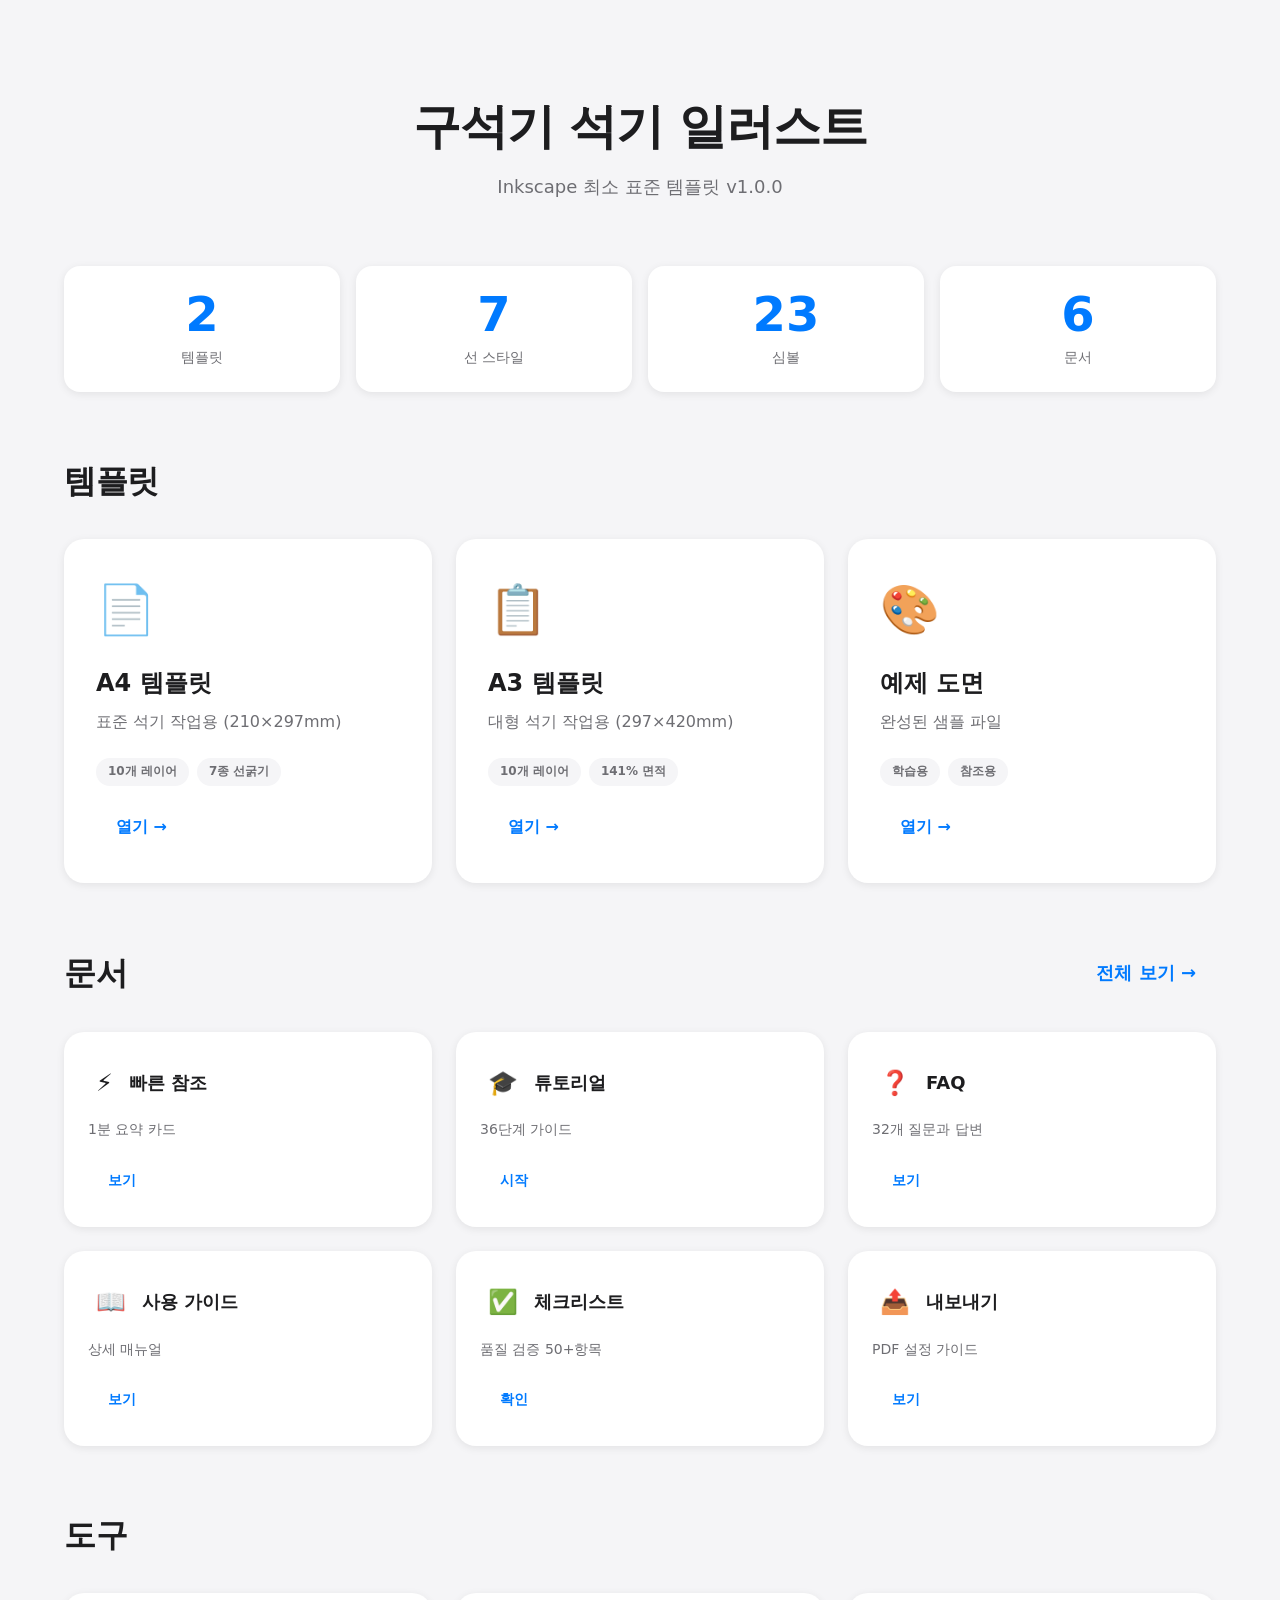
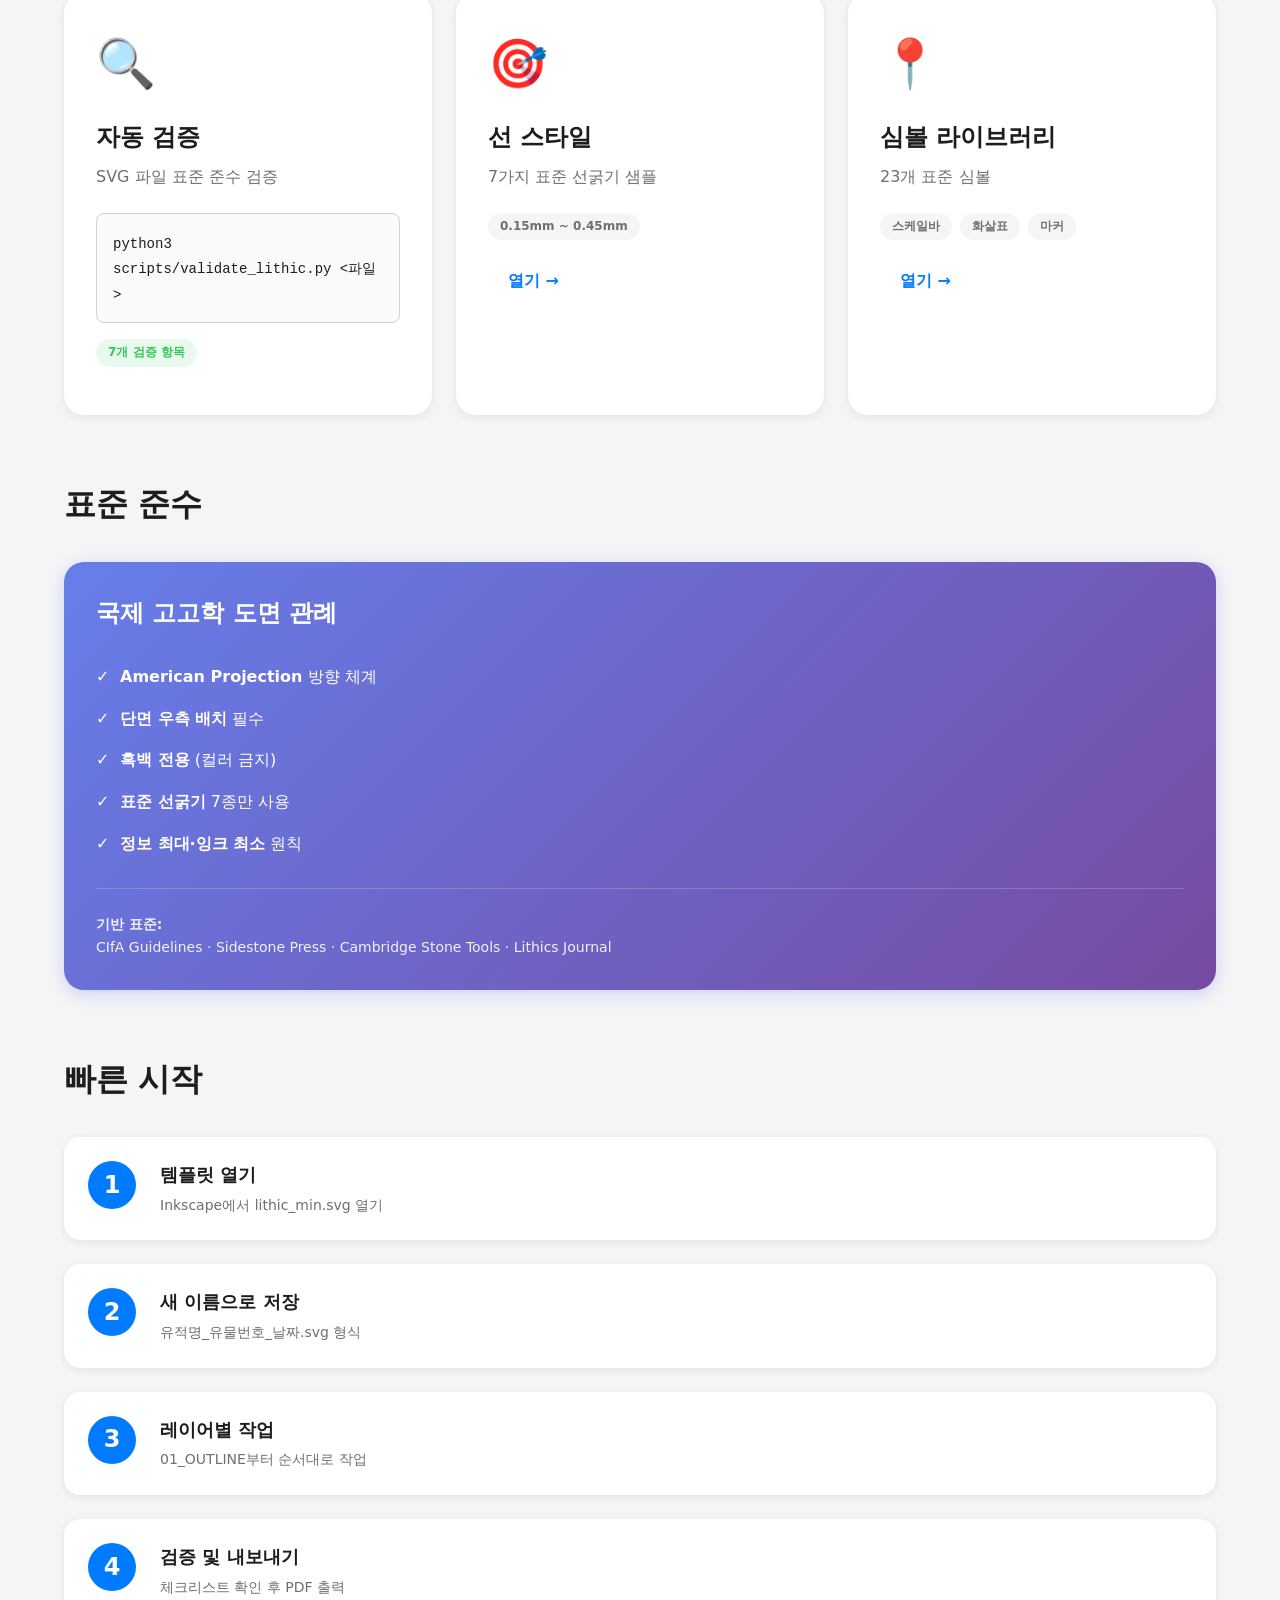
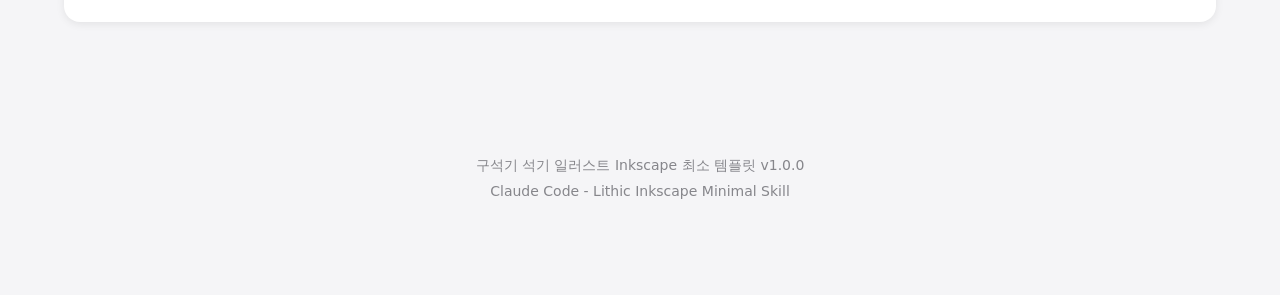
<file: index.html>
<!DOCTYPE html>
<html lang="ko">
<head>
    <meta charset="UTF-8">
    <meta name="viewport" content="width=device-width, initial-scale=1.0">
    <title>구석기 석기 일러스트 템플릿</title>
    <link rel="stylesheet" href="assets/css/style.css">
</head>
<body>
    <div class="container">
        <!-- Header -->
        <header class="header">
            <div class="header-content">
                <h1 class="title">구석기 석기 일러스트</h1>
                <p class="subtitle">Inkscape 최소 표준 템플릿 v1.0.0</p>
            </div>
        </header>

        <!-- Quick Stats -->
        <section class="stats">
            <div class="stat-card">
                <div class="stat-number">2</div>
                <div class="stat-label">템플릿</div>
            </div>
            <div class="stat-card">
                <div class="stat-number">7</div>
                <div class="stat-label">선 스타일</div>
            </div>
            <div class="stat-card">
                <div class="stat-number">23</div>
                <div class="stat-label">심볼</div>
            </div>
            <div class="stat-card">
                <div class="stat-number">6</div>
                <div class="stat-label">문서</div>
            </div>
        </section>

        <!-- Templates Section -->
        <section class="section">
            <h2 class="section-title">템플릿</h2>
            <div class="cards">
                <div class="card">
                    <div class="card-icon">📄</div>
                    <h3 class="card-title">A4 템플릿</h3>
                    <p class="card-description">표준 석기 작업용 (210×297mm)</p>
                    <div class="card-meta">
                        <span class="badge">10개 레이어</span>
                        <span class="badge">7종 선굵기</span>
                    </div>
                    <a href="templates/lithic_min.svg" class="card-link">열기 →</a>
                </div>

                <div class="card">
                    <div class="card-icon">📋</div>
                    <h3 class="card-title">A3 템플릿</h3>
                    <p class="card-description">대형 석기 작업용 (297×420mm)</p>
                    <div class="card-meta">
                        <span class="badge">10개 레이어</span>
                        <span class="badge">141% 면적</span>
                    </div>
                    <a href="templates/lithic_min_a3.svg" class="card-link">열기 →</a>
                </div>

                <div class="card">
                    <div class="card-icon">🎨</div>
                    <h3 class="card-title">예제 도면</h3>
                    <p class="card-description">완성된 샘플 파일</p>
                    <div class="card-meta">
                        <span class="badge">학습용</span>
                        <span class="badge">참조용</span>
                    </div>
                    <a href="templates/example_lithic.svg" class="card-link">열기 →</a>
                </div>
            </div>
        </section>

        <!-- Documentation Section -->
        <section class="section">
            <div style="display: flex; justify-content: space-between; align-items: center; margin-bottom: var(--spacing-lg);">
                <h2 class="section-title" style="margin-bottom: 0;">문서</h2>
                <a href="docs-viewer.html" class="card-link" style="font-size: var(--font-size-lg);">전체 보기 →</a>
            </div>
            <div class="cards">
                <div class="card card-compact">
                    <div class="card-header">
                        <span class="card-icon-small">⚡</span>
                        <h3 class="card-title-small">빠른 참조</h3>
                    </div>
                    <p class="card-description-small">1분 요약 카드</p>
                    <a href="docs/quick_reference.md" class="card-link-small">보기</a>
                </div>

                <div class="card card-compact">
                    <div class="card-header">
                        <span class="card-icon-small">🎓</span>
                        <h3 class="card-title-small">튜토리얼</h3>
                    </div>
                    <p class="card-description-small">36단계 가이드</p>
                    <a href="docs/tutorial.md" class="card-link-small">시작</a>
                </div>

                <div class="card card-compact">
                    <div class="card-header">
                        <span class="card-icon-small">❓</span>
                        <h3 class="card-title-small">FAQ</h3>
                    </div>
                    <p class="card-description-small">32개 질문과 답변</p>
                    <a href="docs/faq.md" class="card-link-small">보기</a>
                </div>

                <div class="card card-compact">
                    <div class="card-header">
                        <span class="card-icon-small">📖</span>
                        <h3 class="card-title-small">사용 가이드</h3>
                    </div>
                    <p class="card-description-small">상세 매뉴얼</p>
                    <a href="docs/usage.md" class="card-link-small">보기</a>
                </div>

                <div class="card card-compact">
                    <div class="card-header">
                        <span class="card-icon-small">✅</span>
                        <h3 class="card-title-small">체크리스트</h3>
                    </div>
                    <p class="card-description-small">품질 검증 50+항목</p>
                    <a href="docs/checklist.md" class="card-link-small">확인</a>
                </div>

                <div class="card card-compact">
                    <div class="card-header">
                        <span class="card-icon-small">📤</span>
                        <h3 class="card-title-small">내보내기</h3>
                    </div>
                    <p class="card-description-small">PDF 설정 가이드</p>
                    <a href="export/pdf_settings.json" class="card-link-small">보기</a>
                </div>
            </div>
        </section>

        <!-- Tools Section -->
        <section class="section">
            <h2 class="section-title">도구</h2>
            <div class="cards">
                <div class="card">
                    <div class="card-icon">🔍</div>
                    <h3 class="card-title">자동 검증</h3>
                    <p class="card-description">SVG 파일 표준 준수 검증</p>
                    <div class="code-block">
                        <code>python3 scripts/validate_lithic.py &lt;파일&gt;</code>
                    </div>
                    <div class="card-meta">
                        <span class="badge badge-success">7개 검증 항목</span>
                    </div>
                </div>

                <div class="card">
                    <div class="card-icon">🎯</div>
                    <h3 class="card-title">선 스타일</h3>
                    <p class="card-description">7가지 표준 선굵기 샘플</p>
                    <div class="card-meta">
                        <span class="badge">0.15mm ~ 0.45mm</span>
                    </div>
                    <a href="styles/line_styles.svg" class="card-link">열기 →</a>
                </div>

                <div class="card">
                    <div class="card-icon">📍</div>
                    <h3 class="card-title">심볼 라이브러리</h3>
                    <p class="card-description">23개 표준 심볼</p>
                    <div class="card-meta">
                        <span class="badge">스케일바</span>
                        <span class="badge">화살표</span>
                        <span class="badge">마커</span>
                    </div>
                    <a href="symbols/arrows_scalebar.svg" class="card-link">열기 →</a>
                </div>
            </div>
        </section>

        <!-- Standards Section -->
        <section class="section">
            <h2 class="section-title">표준 준수</h2>
            <div class="info-box">
                <h3 class="info-title">국제 고고학 도면 관례</h3>
                <ul class="info-list">
                    <li><strong>American Projection</strong> 방향 체계</li>
                    <li><strong>단면 우측 배치</strong> 필수</li>
                    <li><strong>흑백 전용</strong> (컬러 금지)</li>
                    <li><strong>표준 선굵기</strong> 7종만 사용</li>
                    <li><strong>정보 최대·잉크 최소</strong> 원칙</li>
                </ul>
                <div class="info-sources">
                    <p><strong>기반 표준:</strong></p>
                    <p>CIfA Guidelines · Sidestone Press · Cambridge Stone Tools · Lithics Journal</p>
                </div>
            </div>
        </section>

        <!-- Quick Start -->
        <section class="section">
            <h2 class="section-title">빠른 시작</h2>
            <div class="steps">
                <div class="step">
                    <div class="step-number">1</div>
                    <div class="step-content">
                        <h3 class="step-title">템플릿 열기</h3>
                        <p class="step-description">Inkscape에서 lithic_min.svg 열기</p>
                    </div>
                </div>

                <div class="step">
                    <div class="step-number">2</div>
                    <div class="step-content">
                        <h3 class="step-title">새 이름으로 저장</h3>
                        <p class="step-description">유적명_유물번호_날짜.svg 형식</p>
                    </div>
                </div>

                <div class="step">
                    <div class="step-number">3</div>
                    <div class="step-content">
                        <h3 class="step-title">레이어별 작업</h3>
                        <p class="step-description">01_OUTLINE부터 순서대로 작업</p>
                    </div>
                </div>

                <div class="step">
                    <div class="step-number">4</div>
                    <div class="step-content">
                        <h3 class="step-title">검증 및 내보내기</h3>
                        <p class="step-description">체크리스트 확인 후 PDF 출력</p>
                    </div>
                </div>
            </div>
        </section>

        <!-- Footer -->
        <footer class="footer">
            <p>구석기 석기 일러스트 Inkscape 최소 템플릿 v1.0.0</p>
            <p>Claude Code - Lithic Inkscape Minimal Skill</p>
        </footer>
    </div>
</body>
</html>
</file>
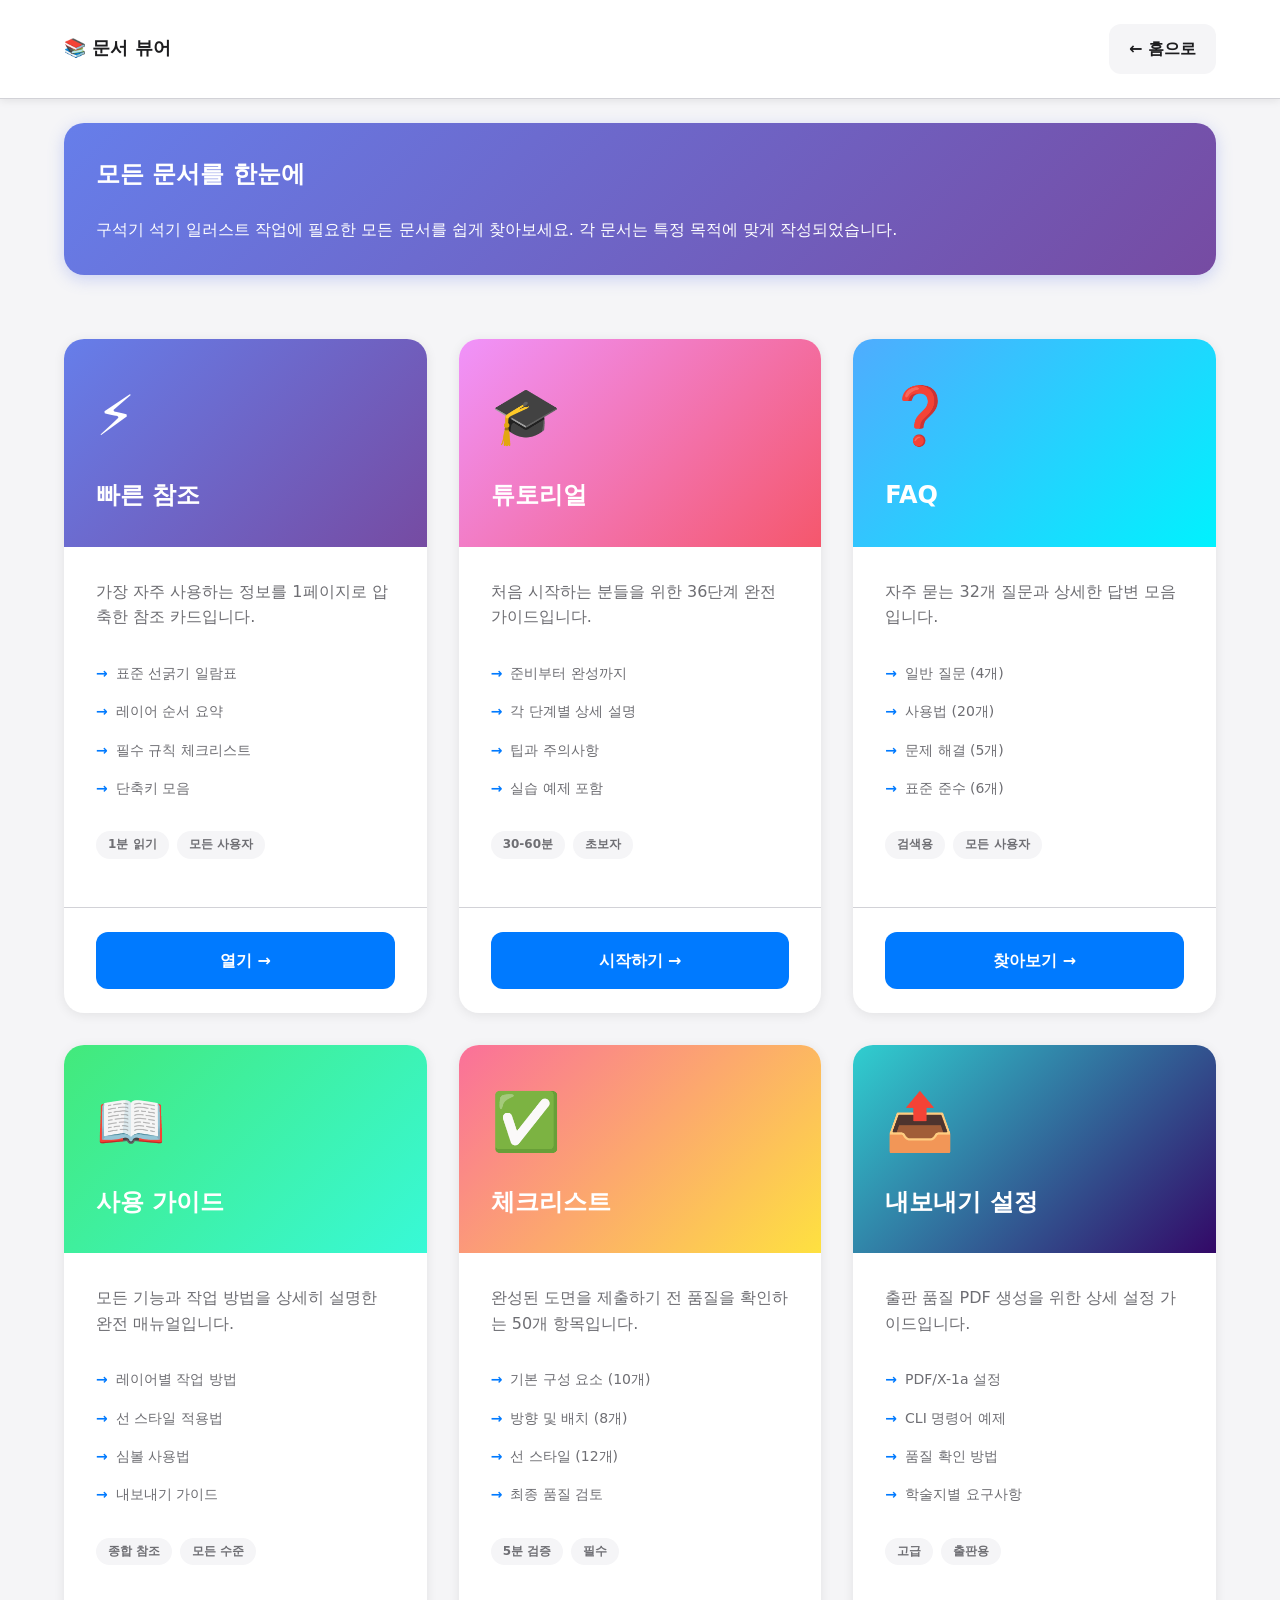
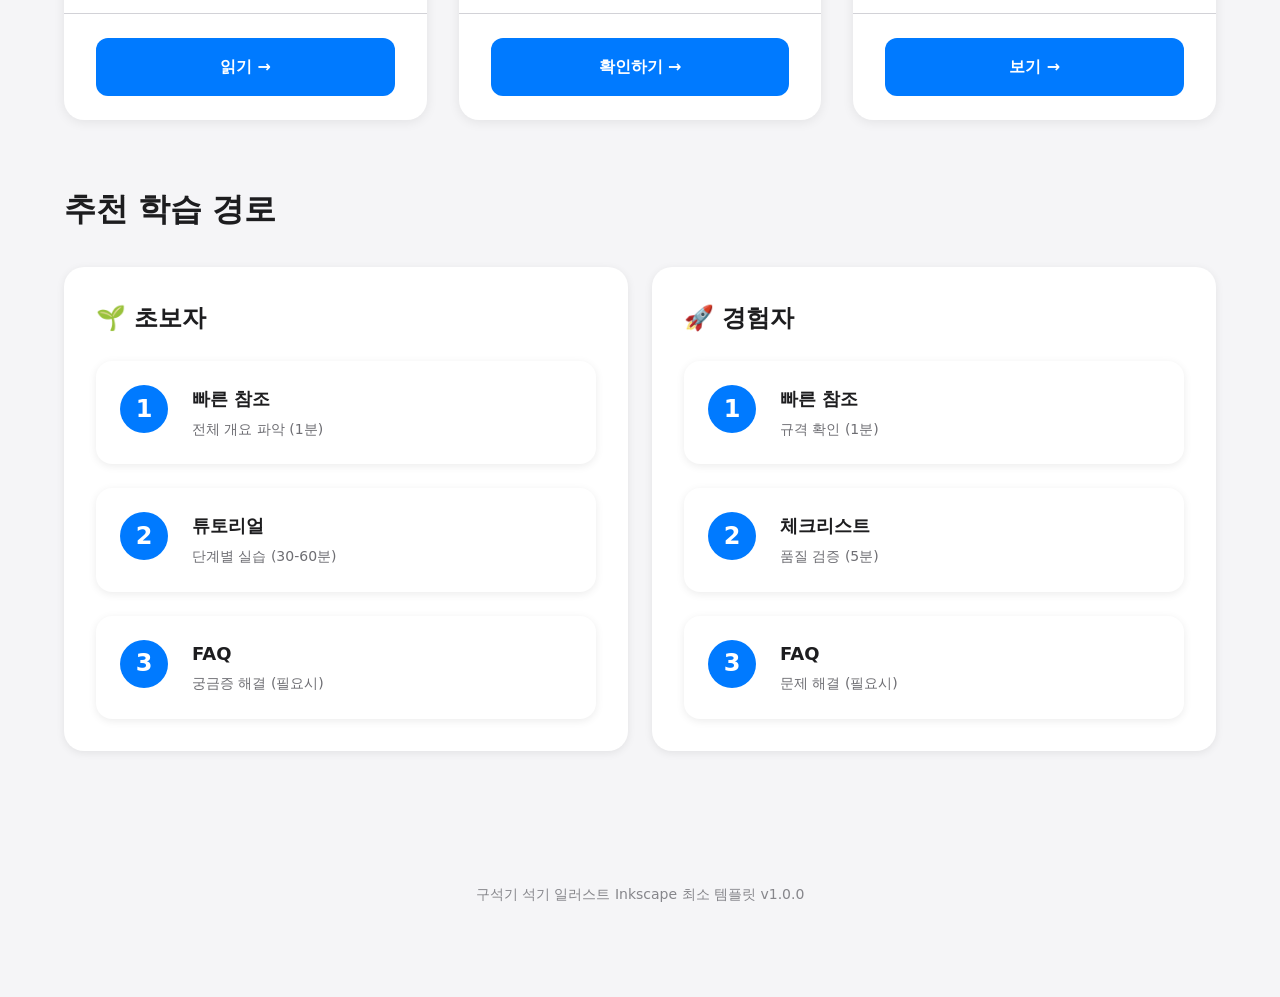
<file: docs-viewer.html>
<!DOCTYPE html>
<html lang="ko">
<head>
    <meta charset="UTF-8">
    <meta name="viewport" content="width=device-width, initial-scale=1.0">
    <title>문서 뷰어 - 석기 일러스트 템플릿</title>
    <link rel="stylesheet" href="assets/css/style.css">
    <style>
        /* Additional Styles for Document Viewer */
        .nav-bar {
            position: sticky;
            top: 0;
            background: var(--bg-primary);
            border-bottom: 1px solid var(--border);
            padding: var(--spacing-md) 0;
            z-index: 100;
            box-shadow: 0 2px 8px var(--shadow);
        }

        .nav-content {
            max-width: 1200px;
            margin: 0 auto;
            padding: 0 var(--spacing-md);
            display: flex;
            align-items: center;
            justify-content: space-between;
            gap: var(--spacing-md);
        }

        .nav-title {
            font-size: var(--font-size-lg);
            font-weight: 700;
            color: var(--text-primary);
            margin: 0;
        }

        .nav-back {
            display: inline-flex;
            align-items: center;
            gap: var(--spacing-xs);
            padding: 12px 20px;
            background: var(--bg-secondary);
            color: var(--text-primary);
            text-decoration: none;
            border-radius: var(--radius-md);
            font-weight: 600;
            transition: all 0.2s ease;
            min-height: 48px;
        }

        .nav-back:hover {
            background: var(--border);
        }

        .doc-grid {
            display: grid;
            grid-template-columns: repeat(auto-fit, minmax(320px, 1fr));
            gap: var(--spacing-lg);
            margin-top: var(--spacing-xl);
        }

        .doc-card {
            background: var(--bg-primary);
            border-radius: var(--radius-xl);
            overflow: hidden;
            box-shadow: 0 2px 12px var(--shadow);
            transition: all 0.2s ease;
            display: flex;
            flex-direction: column;
        }

        .doc-card:active {
            transform: scale(0.98);
        }

        .doc-header {
            padding: var(--spacing-lg);
            background: linear-gradient(135deg, #667eea 0%, #764ba2 100%);
            color: white;
        }

        .doc-header.alt-1 {
            background: linear-gradient(135deg, #f093fb 0%, #f5576c 100%);
        }

        .doc-header.alt-2 {
            background: linear-gradient(135deg, #4facfe 0%, #00f2fe 100%);
        }

        .doc-header.alt-3 {
            background: linear-gradient(135deg, #43e97b 0%, #38f9d7 100%);
        }

        .doc-header.alt-4 {
            background: linear-gradient(135deg, #fa709a 0%, #fee140 100%);
        }

        .doc-header.alt-5 {
            background: linear-gradient(135deg, #30cfd0 0%, #330867 100%);
        }

        .doc-icon {
            font-size: 56px;
            margin-bottom: var(--spacing-sm);
        }

        .doc-title {
            font-size: var(--font-size-xl);
            font-weight: 700;
            margin: 0;
        }

        .doc-body {
            padding: var(--spacing-lg);
            flex: 1;
        }

        .doc-description {
            color: var(--text-secondary);
            font-size: var(--font-size-base);
            line-height: 1.6;
            margin-bottom: var(--spacing-md);
        }

        .doc-meta-list {
            list-style: none;
            margin: var(--spacing-md) 0;
        }

        .doc-meta-list li {
            padding: var(--spacing-xs) 0;
            color: var(--text-secondary);
            font-size: var(--font-size-sm);
            display: flex;
            align-items: center;
            gap: var(--spacing-xs);
        }

        .doc-meta-list li::before {
            content: "→";
            color: var(--accent);
            font-weight: 700;
        }

        .doc-footer {
            padding: var(--spacing-md) var(--spacing-lg);
            border-top: 1px solid var(--border);
        }

        .doc-button {
            display: flex;
            align-items: center;
            justify-content: center;
            width: 100%;
            padding: 16px;
            background: var(--accent);
            color: white;
            text-decoration: none;
            border-radius: var(--radius-md);
            font-weight: 700;
            font-size: var(--font-size-base);
            transition: all 0.2s ease;
            min-height: 56px;
        }

        .doc-button:hover {
            background: var(--accent-hover);
        }

        .doc-button:active {
            transform: scale(0.96);
        }

        @media (max-width: 768px) {
            .doc-grid {
                grid-template-columns: 1fr;
            }

            .nav-content {
                flex-direction: column;
                align-items: flex-start;
            }
        }
    </style>
</head>
<body>
    <!-- Navigation Bar -->
    <nav class="nav-bar">
        <div class="nav-content">
            <h1 class="nav-title">📚 문서 뷰어</h1>
            <a href="index.html" class="nav-back">← 홈으로</a>
        </div>
    </nav>

    <!-- Main Container -->
    <div class="container">
        <!-- Intro Section -->
        <section class="section">
            <div class="info-box">
                <h2 class="info-title">모든 문서를 한눈에</h2>
                <p>구석기 석기 일러스트 작업에 필요한 모든 문서를 쉽게 찾아보세요. 각 문서는 특정 목적에 맞게 작성되었습니다.</p>
            </div>
        </section>

        <!-- Documents Grid -->
        <div class="doc-grid">
            <!-- Quick Reference -->
            <div class="doc-card">
                <div class="doc-header">
                    <div class="doc-icon">⚡</div>
                    <h2 class="doc-title">빠른 참조</h2>
                </div>
                <div class="doc-body">
                    <p class="doc-description">
                        가장 자주 사용하는 정보를 1페이지로 압축한 참조 카드입니다.
                    </p>
                    <ul class="doc-meta-list">
                        <li>표준 선굵기 일람표</li>
                        <li>레이어 순서 요약</li>
                        <li>필수 규칙 체크리스트</li>
                        <li>단축키 모음</li>
                    </ul>
                    <div class="card-meta">
                        <span class="badge">1분 읽기</span>
                        <span class="badge">모든 사용자</span>
                    </div>
                </div>
                <div class="doc-footer">
                    <a href="docs/quick_reference.md" class="doc-button">열기 →</a>
                </div>
            </div>

            <!-- Tutorial -->
            <div class="doc-card">
                <div class="doc-header alt-1">
                    <div class="doc-icon">🎓</div>
                    <h2 class="doc-title">튜토리얼</h2>
                </div>
                <div class="doc-body">
                    <p class="doc-description">
                        처음 시작하는 분들을 위한 36단계 완전 가이드입니다.
                    </p>
                    <ul class="doc-meta-list">
                        <li>준비부터 완성까지</li>
                        <li>각 단계별 상세 설명</li>
                        <li>팁과 주의사항</li>
                        <li>실습 예제 포함</li>
                    </ul>
                    <div class="card-meta">
                        <span class="badge">30-60분</span>
                        <span class="badge">초보자</span>
                    </div>
                </div>
                <div class="doc-footer">
                    <a href="docs/tutorial.md" class="doc-button">시작하기 →</a>
                </div>
            </div>

            <!-- FAQ -->
            <div class="doc-card">
                <div class="doc-header alt-2">
                    <div class="doc-icon">❓</div>
                    <h2 class="doc-title">FAQ</h2>
                </div>
                <div class="doc-body">
                    <p class="doc-description">
                        자주 묻는 32개 질문과 상세한 답변 모음입니다.
                    </p>
                    <ul class="doc-meta-list">
                        <li>일반 질문 (4개)</li>
                        <li>사용법 (20개)</li>
                        <li>문제 해결 (5개)</li>
                        <li>표준 준수 (6개)</li>
                    </ul>
                    <div class="card-meta">
                        <span class="badge">검색용</span>
                        <span class="badge">모든 사용자</span>
                    </div>
                </div>
                <div class="doc-footer">
                    <a href="docs/faq.md" class="doc-button">찾아보기 →</a>
                </div>
            </div>

            <!-- Usage Guide -->
            <div class="doc-card">
                <div class="doc-header alt-3">
                    <div class="doc-icon">📖</div>
                    <h2 class="doc-title">사용 가이드</h2>
                </div>
                <div class="doc-body">
                    <p class="doc-description">
                        모든 기능과 작업 방법을 상세히 설명한 완전 매뉴얼입니다.
                    </p>
                    <ul class="doc-meta-list">
                        <li>레이어별 작업 방법</li>
                        <li>선 스타일 적용법</li>
                        <li>심볼 사용법</li>
                        <li>내보내기 가이드</li>
                    </ul>
                    <div class="card-meta">
                        <span class="badge">종합 참조</span>
                        <span class="badge">모든 수준</span>
                    </div>
                </div>
                <div class="doc-footer">
                    <a href="docs/usage.md" class="doc-button">읽기 →</a>
                </div>
            </div>

            <!-- Checklist -->
            <div class="doc-card">
                <div class="doc-header alt-4">
                    <div class="doc-icon">✅</div>
                    <h2 class="doc-title">체크리스트</h2>
                </div>
                <div class="doc-body">
                    <p class="doc-description">
                        완성된 도면을 제출하기 전 품질을 확인하는 50개 항목입니다.
                    </p>
                    <ul class="doc-meta-list">
                        <li>기본 구성 요소 (10개)</li>
                        <li>방향 및 배치 (8개)</li>
                        <li>선 스타일 (12개)</li>
                        <li>최종 품질 검토</li>
                    </ul>
                    <div class="card-meta">
                        <span class="badge">5분 검증</span>
                        <span class="badge">필수</span>
                    </div>
                </div>
                <div class="doc-footer">
                    <a href="docs/checklist.md" class="doc-button">확인하기 →</a>
                </div>
            </div>

            <!-- Export Settings -->
            <div class="doc-card">
                <div class="doc-header alt-5">
                    <div class="doc-icon">📤</div>
                    <h2 class="doc-title">내보내기 설정</h2>
                </div>
                <div class="doc-body">
                    <p class="doc-description">
                        출판 품질 PDF 생성을 위한 상세 설정 가이드입니다.
                    </p>
                    <ul class="doc-meta-list">
                        <li>PDF/X-1a 설정</li>
                        <li>CLI 명령어 예제</li>
                        <li>품질 확인 방법</li>
                        <li>학술지별 요구사항</li>
                    </ul>
                    <div class="card-meta">
                        <span class="badge">고급</span>
                        <span class="badge">출판용</span>
                    </div>
                </div>
                <div class="doc-footer">
                    <a href="export/pdf_settings.json" class="doc-button">보기 →</a>
                </div>
            </div>
        </div>

        <!-- Learning Path Section -->
        <section class="section" style="margin-top: var(--spacing-xxl);">
            <h2 class="section-title">추천 학습 경로</h2>

            <div class="cards">
                <div class="card">
                    <h3 class="card-title">🌱 초보자</h3>
                    <div class="steps" style="margin-top: var(--spacing-md);">
                        <div class="step">
                            <div class="step-number">1</div>
                            <div class="step-content">
                                <h4 class="step-title">빠른 참조</h4>
                                <p class="step-description">전체 개요 파악 (1분)</p>
                            </div>
                        </div>
                        <div class="step">
                            <div class="step-number">2</div>
                            <div class="step-content">
                                <h4 class="step-title">튜토리얼</h4>
                                <p class="step-description">단계별 실습 (30-60분)</p>
                            </div>
                        </div>
                        <div class="step">
                            <div class="step-number">3</div>
                            <div class="step-content">
                                <h4 class="step-title">FAQ</h4>
                                <p class="step-description">궁금증 해결 (필요시)</p>
                            </div>
                        </div>
                    </div>
                </div>

                <div class="card">
                    <h3 class="card-title">🚀 경험자</h3>
                    <div class="steps" style="margin-top: var(--spacing-md);">
                        <div class="step">
                            <div class="step-number">1</div>
                            <div class="step-content">
                                <h4 class="step-title">빠른 참조</h4>
                                <p class="step-description">규격 확인 (1분)</p>
                            </div>
                        </div>
                        <div class="step">
                            <div class="step-number">2</div>
                            <div class="step-content">
                                <h4 class="step-title">체크리스트</h4>
                                <p class="step-description">품질 검증 (5분)</p>
                            </div>
                        </div>
                        <div class="step">
                            <div class="step-number">3</div>
                            <div class="step-content">
                                <h4 class="step-title">FAQ</h4>
                                <p class="step-description">문제 해결 (필요시)</p>
                            </div>
                        </div>
                    </div>
                </div>
            </div>
        </section>

        <!-- Footer -->
        <footer class="footer">
            <p>구석기 석기 일러스트 Inkscape 최소 템플릿 v1.0.0</p>
        </footer>
    </div>
</body>
</html>
</file>
<file: assets/css/style.css>
/* ============================================
   iPad Style Minimal UI/UX
   ============================================ */

/* Reset & Base */
* {
    margin: 0;
    padding: 0;
    box-sizing: border-box;
}

:root {
    /* Colors - iOS/iPad Style */
    --bg-primary: #ffffff;
    --bg-secondary: #f5f5f7;
    --bg-tertiary: #fafafa;
    --text-primary: #1d1d1f;
    --text-secondary: #6e6e73;
    --text-tertiary: #86868b;
    --accent: #007aff;
    --accent-hover: #0051d5;
    --border: #d2d2d7;
    --shadow: rgba(0, 0, 0, 0.08);
    --shadow-hover: rgba(0, 0, 0, 0.12);
    --success: #34c759;

    /* Spacing */
    --spacing-xs: 8px;
    --spacing-sm: 16px;
    --spacing-md: 24px;
    --spacing-lg: 32px;
    --spacing-xl: 48px;
    --spacing-xxl: 64px;

    /* Typography */
    --font-family: -apple-system, BlinkMacSystemFont, 'Segoe UI', system-ui, sans-serif;
    --font-size-xs: 12px;
    --font-size-sm: 14px;
    --font-size-base: 16px;
    --font-size-lg: 18px;
    --font-size-xl: 24px;
    --font-size-xxl: 32px;
    --font-size-xxxl: 48px;

    /* Border Radius */
    --radius-sm: 8px;
    --radius-md: 12px;
    --radius-lg: 16px;
    --radius-xl: 20px;
}

body {
    font-family: var(--font-family);
    font-size: var(--font-size-base);
    line-height: 1.6;
    color: var(--text-primary);
    background: var(--bg-secondary);
    -webkit-font-smoothing: antialiased;
    -moz-osx-font-smoothing: grayscale;
}

/* Container */
.container {
    max-width: 1200px;
    margin: 0 auto;
    padding: var(--spacing-md);
}

/* Header */
.header {
    text-align: center;
    padding: var(--spacing-xxl) 0;
}

.header-content {
    max-width: 600px;
    margin: 0 auto;
}

.title {
    font-size: var(--font-size-xxxl);
    font-weight: 700;
    letter-spacing: -0.02em;
    margin-bottom: var(--spacing-xs);
    color: var(--text-primary);
}

.subtitle {
    font-size: var(--font-size-lg);
    color: var(--text-secondary);
    font-weight: 400;
}

/* Stats */
.stats {
    display: grid;
    grid-template-columns: repeat(auto-fit, minmax(140px, 1fr));
    gap: var(--spacing-sm);
    margin-bottom: var(--spacing-xxl);
}

.stat-card {
    background: var(--bg-primary);
    padding: var(--spacing-md);
    border-radius: var(--radius-lg);
    text-align: center;
    box-shadow: 0 2px 8px var(--shadow);
    transition: transform 0.2s ease, box-shadow 0.2s ease;
}

.stat-card:hover {
    transform: translateY(-2px);
    box-shadow: 0 4px 12px var(--shadow-hover);
}

.stat-number {
    font-size: var(--font-size-xxxl);
    font-weight: 700;
    color: var(--accent);
    line-height: 1;
}

.stat-label {
    font-size: var(--font-size-sm);
    color: var(--text-secondary);
    margin-top: var(--spacing-xs);
    font-weight: 500;
}

/* Section */
.section {
    margin-bottom: var(--spacing-xxl);
}

.section-title {
    font-size: var(--font-size-xxl);
    font-weight: 700;
    margin-bottom: var(--spacing-lg);
    color: var(--text-primary);
    letter-spacing: -0.01em;
}

/* Cards Grid */
.cards {
    display: grid;
    grid-template-columns: repeat(auto-fit, minmax(280px, 1fr));
    gap: var(--spacing-md);
}

/* Card */
.card {
    background: var(--bg-primary);
    border-radius: var(--radius-xl);
    padding: var(--spacing-lg);
    box-shadow: 0 2px 8px var(--shadow);
    transition: transform 0.2s ease, box-shadow 0.2s ease;
    position: relative;
}

.card:hover {
    transform: translateY(-4px);
    box-shadow: 0 8px 24px var(--shadow-hover);
}

.card-icon {
    font-size: 48px;
    margin-bottom: var(--spacing-sm);
    display: block;
}

.card-title {
    font-size: var(--font-size-xl);
    font-weight: 700;
    margin-bottom: var(--spacing-xs);
    color: var(--text-primary);
}

.card-description {
    font-size: var(--font-size-base);
    color: var(--text-secondary);
    margin-bottom: var(--spacing-md);
    line-height: 1.5;
}

.card-meta {
    display: flex;
    flex-wrap: wrap;
    gap: var(--spacing-xs);
    margin-bottom: var(--spacing-sm);
}

.badge {
    display: inline-block;
    padding: 4px 12px;
    background: var(--bg-secondary);
    border-radius: 100px;
    font-size: var(--font-size-xs);
    font-weight: 600;
    color: var(--text-secondary);
}

.badge-success {
    background: rgba(52, 199, 89, 0.1);
    color: var(--success);
}

.card-link {
    display: inline-block;
    color: var(--accent);
    text-decoration: none;
    font-weight: 600;
    font-size: var(--font-size-base);
    transition: color 0.2s ease;
}

.card-link:hover {
    color: var(--accent-hover);
}

/* Compact Card */
.card-compact {
    padding: var(--spacing-md);
}

.card-header {
    display: flex;
    align-items: center;
    gap: var(--spacing-xs);
    margin-bottom: var(--spacing-xs);
}

.card-icon-small {
    font-size: 24px;
}

.card-title-small {
    font-size: var(--font-size-lg);
    font-weight: 700;
    color: var(--text-primary);
    margin: 0;
}

.card-description-small {
    font-size: var(--font-size-sm);
    color: var(--text-secondary);
    margin-bottom: var(--spacing-sm);
}

.card-link-small {
    display: inline-block;
    color: var(--accent);
    text-decoration: none;
    font-weight: 600;
    font-size: var(--font-size-sm);
    transition: color 0.2s ease;
}

.card-link-small:hover {
    color: var(--accent-hover);
}

/* Code Block */
.code-block {
    background: var(--bg-tertiary);
    border: 1px solid var(--border);
    border-radius: var(--radius-sm);
    padding: var(--spacing-sm);
    margin: var(--spacing-sm) 0;
    overflow-x: auto;
}

.code-block code {
    font-family: 'SF Mono', 'Monaco', 'Courier New', monospace;
    font-size: var(--font-size-sm);
    color: var(--text-primary);
}

/* Info Box */
.info-box {
    background: linear-gradient(135deg, #667eea 0%, #764ba2 100%);
    color: white;
    border-radius: var(--radius-xl);
    padding: var(--spacing-lg);
    box-shadow: 0 4px 16px rgba(102, 126, 234, 0.3);
}

.info-title {
    font-size: var(--font-size-xl);
    font-weight: 700;
    margin-bottom: var(--spacing-md);
}

.info-list {
    list-style: none;
    margin-bottom: var(--spacing-md);
}

.info-list li {
    padding: var(--spacing-xs) 0;
    padding-left: var(--spacing-md);
    position: relative;
}

.info-list li::before {
    content: "✓";
    position: absolute;
    left: 0;
    font-weight: 700;
}

.info-sources {
    margin-top: var(--spacing-md);
    padding-top: var(--spacing-md);
    border-top: 1px solid rgba(255, 255, 255, 0.2);
    font-size: var(--font-size-sm);
    opacity: 0.9;
}

/* Steps */
.steps {
    display: grid;
    gap: var(--spacing-md);
}

.step {
    display: flex;
    gap: var(--spacing-md);
    background: var(--bg-primary);
    padding: var(--spacing-md);
    border-radius: var(--radius-lg);
    box-shadow: 0 2px 8px var(--shadow);
    transition: transform 0.2s ease;
}

.step:hover {
    transform: translateX(4px);
}

.step-number {
    flex-shrink: 0;
    width: 48px;
    height: 48px;
    background: var(--accent);
    color: white;
    border-radius: 50%;
    display: flex;
    align-items: center;
    justify-content: center;
    font-size: var(--font-size-xl);
    font-weight: 700;
}

.step-content {
    flex: 1;
}

.step-title {
    font-size: var(--font-size-lg);
    font-weight: 700;
    margin-bottom: 4px;
    color: var(--text-primary);
}

.step-description {
    font-size: var(--font-size-sm);
    color: var(--text-secondary);
}

/* Footer */
.footer {
    text-align: center;
    padding: var(--spacing-xxl) 0;
    color: var(--text-tertiary);
    font-size: var(--font-size-sm);
}

.footer p {
    margin: 4px 0;
}

/* Responsive Design */
@media (max-width: 1024px) {
    :root {
        --font-size-xxxl: 40px;
        --font-size-xxl: 28px;
    }

    .container {
        padding: var(--spacing-sm);
    }

    .header {
        padding: var(--spacing-xl) 0;
    }
}

@media (max-width: 768px) {
    :root {
        --font-size-xxxl: 32px;
        --font-size-xxl: 24px;
        --font-size-xl: 20px;
    }

    .stats {
        grid-template-columns: repeat(2, 1fr);
    }

    .cards {
        grid-template-columns: 1fr;
    }

    .step {
        flex-direction: column;
        align-items: flex-start;
    }
}

@media (max-width: 480px) {
    :root {
        --spacing-xxl: 40px;
        --spacing-xl: 32px;
    }

    .stats {
        grid-template-columns: 1fr;
    }

    .stat-number {
        font-size: var(--font-size-xxl);
    }
}

/* iPad Specific */
@media (min-width: 768px) and (max-width: 1024px) {
    .cards {
        grid-template-columns: repeat(2, 1fr);
    }
}

/* Dark Mode Support (Optional) */
@media (prefers-color-scheme: dark) {
    :root {
        --bg-primary: #1c1c1e;
        --bg-secondary: #000000;
        --bg-tertiary: #2c2c2e;
        --text-primary: #ffffff;
        --text-secondary: #98989d;
        --text-tertiary: #636366;
        --border: #38383a;
        --shadow: rgba(0, 0, 0, 0.3);
        --shadow-hover: rgba(0, 0, 0, 0.5);
    }
}

/* Smooth Scroll */
html {
    scroll-behavior: smooth;
}

/* Selection */
::selection {
    background: var(--accent);
    color: white;
}

/* ============================================
   Tablet Pen Optimization
   ============================================ */

/* Large Touch Targets (minimum 44px) */
.card-link,
.card-link-small,
a,
button {
    min-height: 44px;
    min-width: 44px;
    display: inline-flex;
    align-items: center;
    justify-content: center;
    padding: 12px 20px;
}

/* Touch Action Optimization */
.card,
.stat-card,
.step,
a {
    touch-action: manipulation;
    -webkit-tap-highlight-color: transparent;
}

/* Active State for Pen/Touch */
.card:active,
.stat-card:active,
.step:active {
    transform: scale(0.98);
    transition: transform 0.1s ease;
}

.card-link:active,
.card-link-small:active {
    opacity: 0.6;
}

/* Larger Hit Areas for Small Elements */
.card-icon-small {
    padding: var(--spacing-xs);
}

/* Focus Visible for Accessibility */
a:focus-visible,
button:focus-visible {
    outline: 3px solid var(--accent);
    outline-offset: 2px;
    border-radius: var(--radius-sm);
}

/* Prevent Text Selection During Touch */
.card-title,
.stat-number,
.step-number {
    user-select: none;
    -webkit-user-select: none;
}

/* Smooth Transitions for Pen Input */
* {
    transition-duration: 0.2s;
    transition-timing-function: ease-out;
}

/* Cursor Style for Pen-Enabled Devices */
@media (pointer: fine) {
    .card:hover,
    .stat-card:hover,
    .step:hover,
    a:hover {
        cursor: pointer;
    }
}

/* Increase Spacing on Touch Devices */
@media (hover: none) and (pointer: coarse) {
    .cards {
        gap: var(--spacing-lg);
    }

    .card {
        padding: var(--spacing-xl);
    }

    .stats {
        gap: var(--spacing-md);
    }
}
</file>
